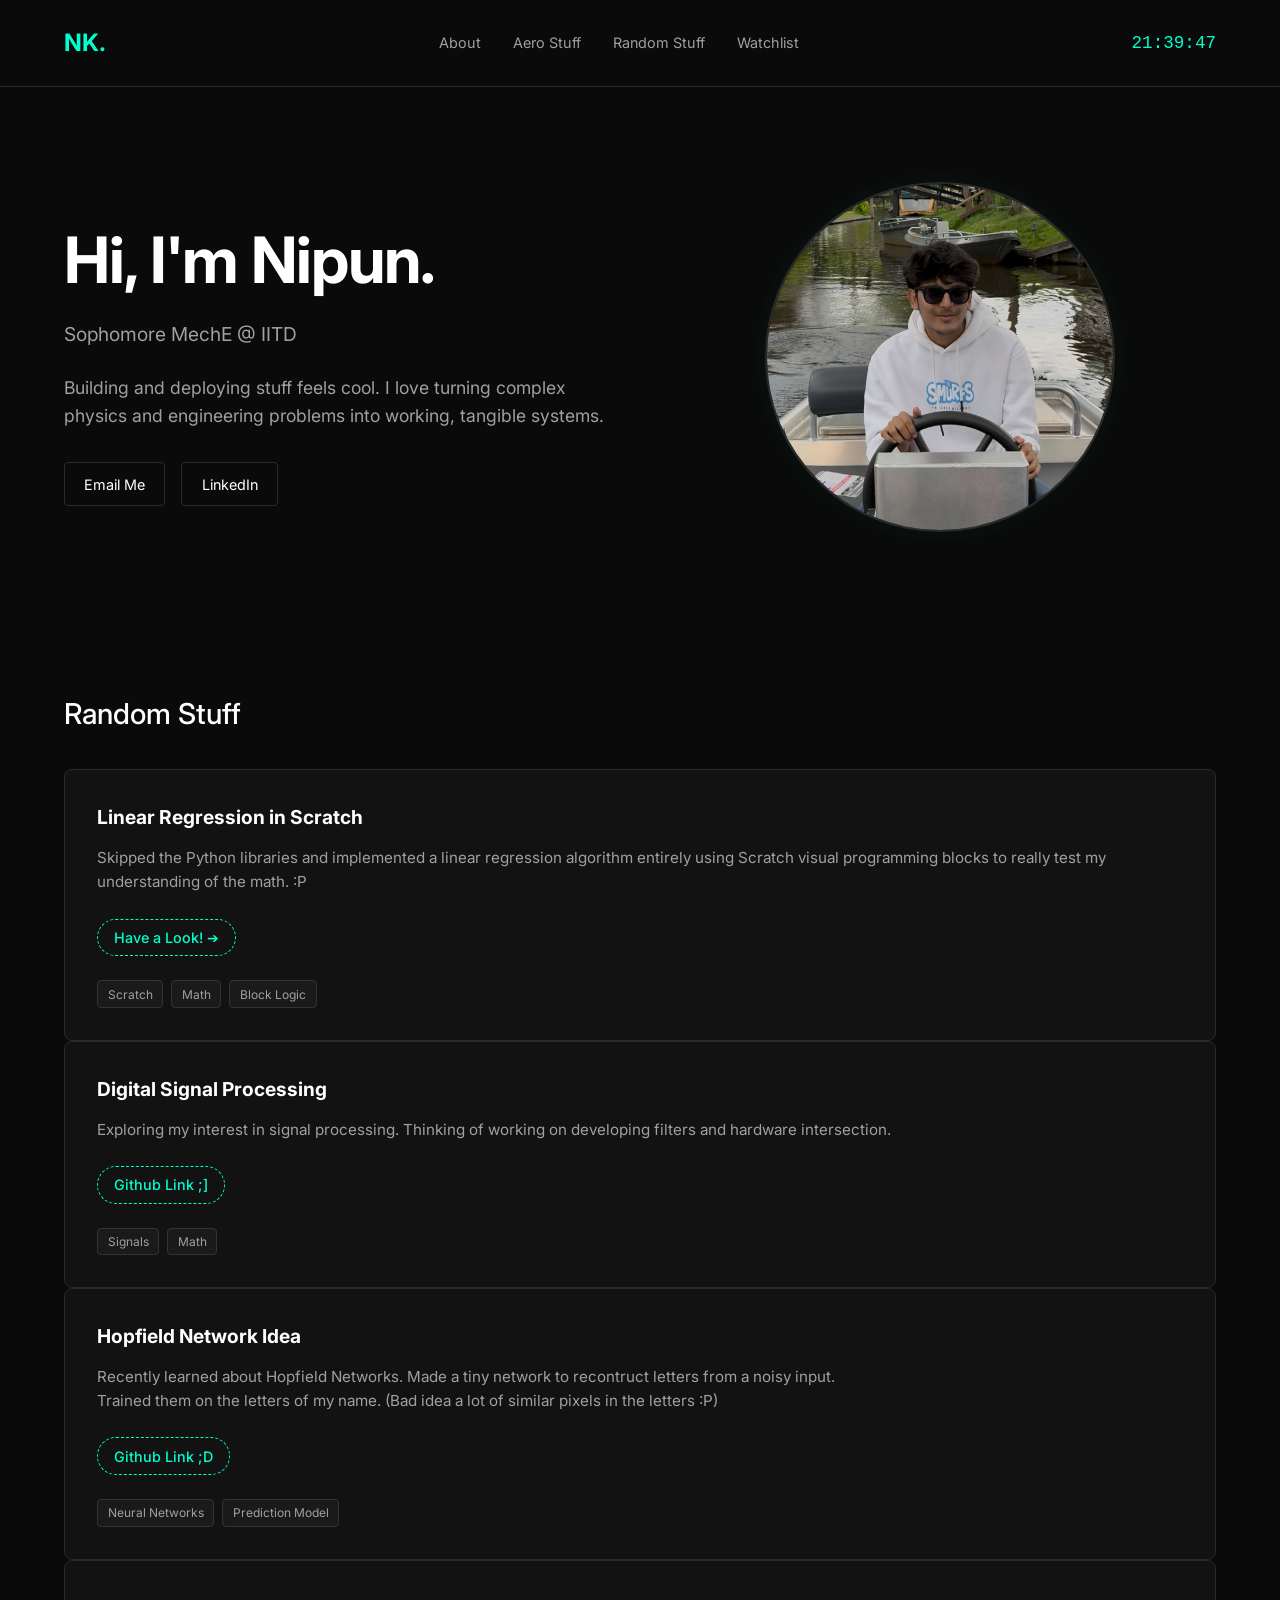
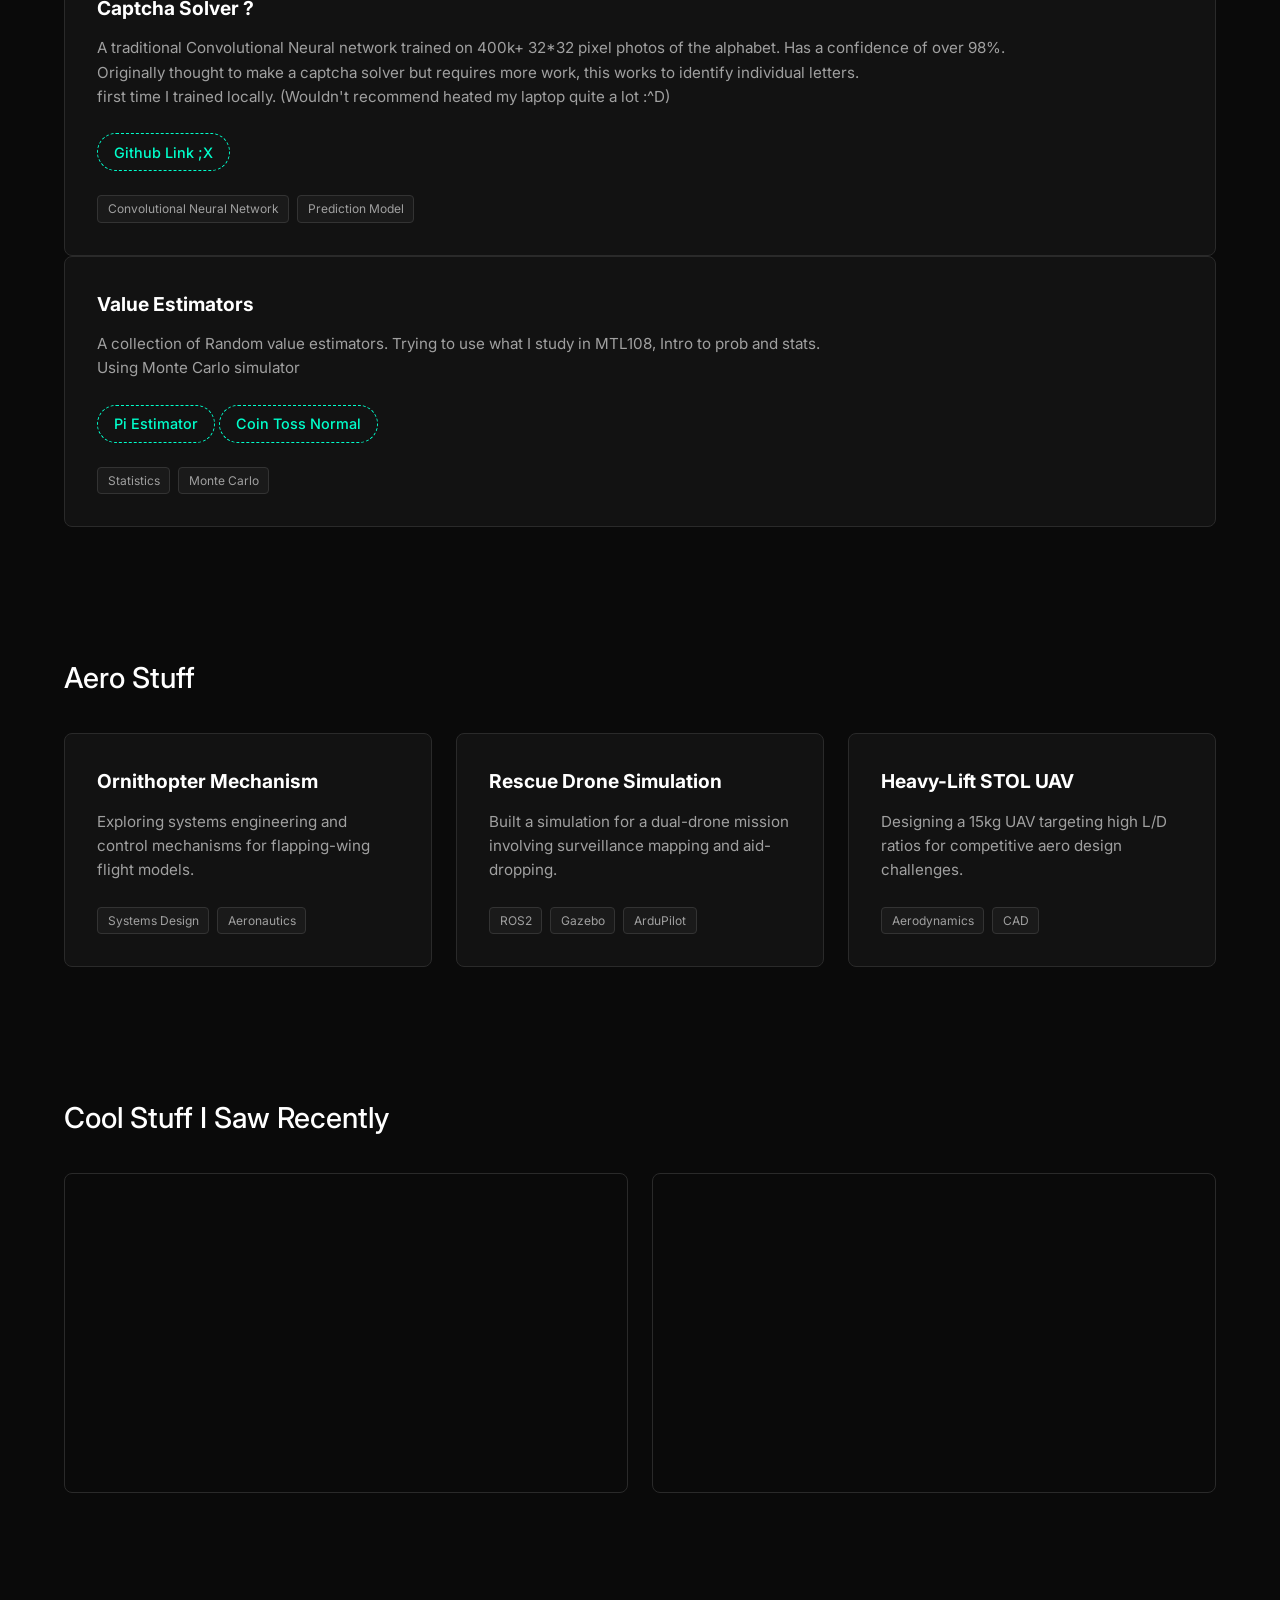
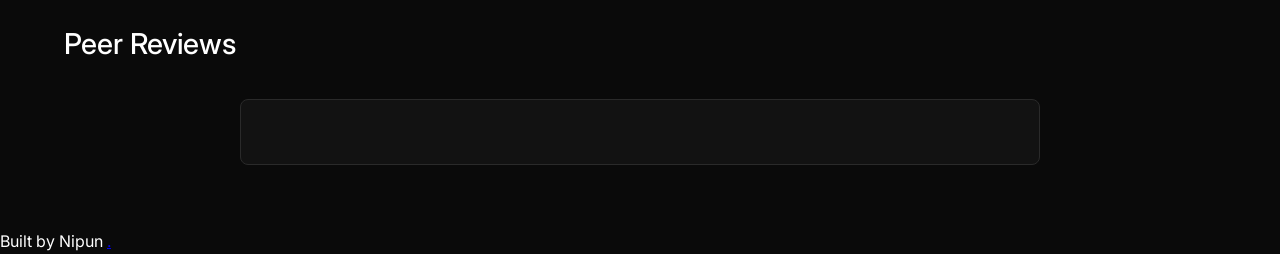
<file: index.html>
<!DOCTYPE html>
<html lang="en">
<head>
    <meta charset="UTF-8">
    <meta name="viewport" content="width=device-width, initial-scale=1.0">
    <title>Nipun Kapoor | Portfolio</title>
    <link rel="icon" type="image/png" href="favicon.png">
    <link rel="stylesheet" href="style.css">
    <link href="https://fonts.googleapis.com/css2?family=Inter:wght@300;400;500;700&display=swap" rel="stylesheet">
</head>
<body>
    <nav>
        <div class="logo">NK.</div>
        <ul class="nav-links">
            <li><a href="#about">About</a></li>
            <li><a href="#aero-stuff">Aero Stuff</a></li>
            <li><a href="#random-stuff">Random Stuff</a></li>
            <li><a href="#recently-watched">Watchlist</a></li>
        </ul>
        <div class="nav-right">
            <div id="live-clock" class="clock">00:00:00</div>
        </div>
    </nav>

    <section id="about" class="hero">
        <div class="hero-content">
            <h1>Hi, I'm Nipun.</h1>
            <h2>Sophomore MechE @ IITD</h2>
            <p>Building and deploying stuff feels cool. I love turning complex physics and engineering problems into working, tangible systems.</p>
            
            <div class="contact-links">
                <a href="mailto:nipun2006kapoor@gmail.com" class="btn">Email Me</a>
                <a href="https://linkedin.com/in/nipun-kapoor1" target="_blank" class="btn">LinkedIn</a>
            </div>
        </div>
        
        <div class="hero-image">
            <img src="profile.jpg" alt="Nipun Kapoor">
        </div>
    </section>

    <section id="random-stuff" class="widgets-section">
        <h2 class="section-title">Random Stuff</h2>
        <div class="widget-card">
            <h3>Linear Regression in Scratch</h3>
            <p>Skipped the Python libraries and implemented a linear regression algorithm entirely using Scratch visual programming blocks to really test my understanding of the math. :P</p>
            
            <a href="https://scratch.mit.edu/projects/1281831607/" target="_blank" class="quirky-link">Have a Look! ➔</a>
            
            <div class="tags"><span>Scratch</span><span>Math</span><span>Block Logic</span></div>
        </div>
        <div class="widget-card">
            <h3>Digital Signal Processing</h3>
            <p>Exploring my interest in signal processing. Thinking of working on developing filters and hardware intersection.</p>
            
            <a href="https://github.com/Nipun2006/Digital-Signal-Processing/tree/main" target="_blank" class="quirky-link">Github Link ;]</a>
            
            <div class="tags"><span>Signals</span><span>Math</span></div>
        </div>
        <div class="widget-card">
            <h3>Hopfield Network Idea</h3>
            <p>Recently learned about Hopfield Networks. Made a tiny network to recontruct letters from a noisy input.<br> 
                Trained them on the letters of my name. (Bad idea a lot of similar pixels in the letters :P)</p>
            
            <a href="https://github.com/Nipun2006/Hopfield-Network" target="_blank" class="quirky-link">Github Link ;D</a>
            
            <div class="tags"><span>Neural Networks</span><span>Prediction Model</span></div>
        </div>
        <div class="widget-card">
            <h3>Captcha Solver ? </h3>
            <p>A traditional Convolutional Neural network trained on 400k+ 32*32 pixel photos of the alphabet. Has a confidence of over 98%. <br>
            Originally thought to make a captcha solver but requires more work, this works to identify individual letters.<br>
            first time I trained locally. (Wouldn't recommend heated my laptop quite a lot :^D)</p>
            
            <a href="https://github.com/Nipun2006/Captcha-Solver" target="_blank" class="quirky-link">Github Link ;X</a>
            
            <div class="tags"><span>Convolutional Neural Network</span><span>Prediction Model</span></div>
        </div>
        <div class="widget-card">
            <h3>Value Estimators </h3>
            <p>A collection of Random value estimators. Trying to use what I study in MTL108, Intro to prob and stats.<br>
            Using Monte Carlo simulator</p>
            
            <a href="https://github.com/Nipun2006/pi_estimator" target="_blank" class="quirky-link">Pi Estimator</a>
            <a href="https://github.com/Nipun2006/Normal_distribution" target="_blank" class="quirky-link">Coin Toss Normal</a>
            <div class="tags"><span>Statistics</span><span>Monte Carlo</span></div>
        </div>

    </section>

    <section id="aero-stuff" class="widgets-section">
        <h2 class="section-title">Aero Stuff</h2>
        <div class="widget-grid">
            <div class="widget-card">
                <h3>Ornithopter Mechanism</h3>
                <p>Exploring systems engineering and control mechanisms for flapping-wing flight models.</p>
                <div class="tags"><span>Systems Design</span><span>Aeronautics</span></div>
            </div>
            <div class="widget-card">
                <h3>Rescue Drone Simulation</h3>
                <p>Built a simulation for a dual-drone mission involving surveillance mapping and aid-dropping.</p>
                <div class="tags"><span>ROS2</span><span>Gazebo</span><span>ArduPilot</span></div>
            </div>
            <div class="widget-card">
                <h3>Heavy-Lift STOL UAV</h3>
                <p>Designing a 15kg UAV targeting high L/D ratios for competitive aero design challenges.</p>
                <div class="tags"><span>Aerodynamics</span><span>CAD</span></div>
            </div>
        </div>
    </section>

    

    <section id="recently-watched" class="widgets-section">
        <h2 class="section-title">Cool Stuff I Saw Recently</h2>
        <div class="video-grid">
            <div class="video-wrapper">
                <iframe width="560" height="315" src="https://www.youtube.com/embed/5COUxxTRcL0?si=Nry7li9MjyvG1zHB" title="YouTube video player" frameborder="0" allow="accelerometer; autoplay; clipboard-write; encrypted-media; gyroscope; picture-in-picture; web-share" referrerpolicy="strict-origin-when-cross-origin" allowfullscreen></iframe>
            </div>
            <div class="video-wrapper">
                <iframe width="560" height="315" src="https://www.youtube.com/embed/lrhZLIhEELY?si=pnn0XqJ1zFQ7SuDj" title="YouTube video player" frameborder="0" allow="accelerometer; autoplay; clipboard-write; encrypted-media; gyroscope; picture-in-picture; web-share" referrerpolicy="strict-origin-when-cross-origin" allowfullscreen></iframe>
            </div>
        </div>
    </section>
    <section id="reviews" class="widgets-section">
        <h2 class="section-title">Peer Reviews</h2>
        <div class="giscus-wrapper" style="max-width: 800px; margin: 0 auto; background: var(--card-bg); padding: 2rem; border-radius: 8px; border: 1px solid var(--card-border);">
            <script src="https://giscus.app/client.js"
            data-repo="Nipun2006/Nipun2006.github.io"
            data-repo-id="R_kgDORVaBSw"
            data-category="General"
            data-category-id="DIC_kwDORVaBS84C3Inv"
            data-mapping="url"
            data-strict="0"
            data-reactions-enabled="1"
            data-emit-metadata="0"
            data-input-position="bottom"
            data-theme="dark"
            data-lang="en"
            crossorigin="anonymous"
            async>
            </script>    
        </div>
    </section>
    <footer class="site-footer">
        <p>Built by Nipun <a href="stark.html" id="secret-trigger" title="Override">.</a></p>
    </footer>
    <script src="script.js"></script>
    
</body>
</html>
</file>
<file: style.css>
:root {
    --bg-color: #0a0a0a;
    --text-primary: #ffffff;
    --text-secondary: #a0a0a0;
    --accent-color: #00ffcc;
    --card-bg: #121212;
    --card-border: #2a2a2a;
}

* {
    margin: 0;
    padding: 0;
    box-sizing: border-box;
    font-family: 'Inter', sans-serif;
}

body {
    background-color: var(--bg-color);
    color: var(--text-primary);
    line-height: 1.6;
    overflow-x: hidden;
}

/* Navigation */
nav {
    display: flex;
    justify-content: space-between;
    align-items: center;
    padding: 1.5rem 5%;
    background: rgba(10, 10, 10, 0.9);
    position: sticky;
    top: 0;
    z-index: 100;
    border-bottom: 1px solid var(--card-border);
}

.logo {
    font-size: 1.5rem;
    font-weight: 700;
    color: #00ffcc;
}

.nav-links {
    list-style: none;
    display: flex;
    gap: 2rem;
}

.nav-links a {
    color: var(--text-secondary);
    text-decoration: none;
    font-size: 0.9rem;
    transition: color 0.2s;
}

.nav-links a:hover {
    color: var(--accent-color);
}

.clock {
    font-family: monospace;
    font-size: 1.1rem;
    color: var(--accent-color);
}

/* Hero Section */

.hero {
    min-height: 60vh;
    display: flex;
    align-items: center;
    justify-content: space-between; /* Pushes text left, image right */
    padding: 4rem 5%;
    gap: 3rem; /* Space between text and image */
    flex-wrap: wrap-reverse; /* Ensures text goes under image on very small mobile screens */
}

.hero-content {
    flex: 1; /* Takes up left side */
    min-width: 300px;
}

.hero-content h1 {
    font-size: 4rem;
    letter-spacing: -1px;
    margin-bottom: 0.5rem;
}

.hero-content h2 {
    font-size: 1.2rem;
    color: var(--text-secondary);
    font-weight: 400;
    margin-bottom: 1.5rem;
}

.hero-content p {
    color: var(--text-secondary);
    max-width: 600px;
    font-size: 1.1rem;
    margin-bottom: 2rem;
}

.contact-links {
    display: flex;
    gap: 1rem;
}

.btn {
    padding: 0.6rem 1.2rem;
    border: 1px solid var(--card-border);
    color: var(--text-primary);
    text-decoration: none;
    border-radius: 4px;
    font-size: 0.9rem;
    transition: all 0.2s;
}

.btn:hover {
    border-color: var(--accent-color);
    color: var(--accent-color);
}

/* New Hero Image Styles */
.hero-image {
    flex: 1;
    display: flex;
    justify-content: center;
    align-items: center;
    min-width: 300px;
}

.hero-image img {
    max-width: 350px; /* Controls how big the image gets */
    width: 100%;
    aspect-ratio: 1 / 1; /* Forces a perfect square so border-radius makes a perfect circle */
    object-fit: cover; /* Prevents the image from stretching */
    border-radius: 50%;
    border: 2px solid var(--card-border);
    box-shadow: 0 0 30px rgba(0, 255, 204, 0.05); /* Very subtle accent-color glow */
    transition: border-color 0.3s ease;
}

.hero-image img:hover {
    border-color: var(--accent-color);
}
/* Sections */
.widgets-section {
    padding: 4rem 5%;
}

.section-title {
    font-size: 1.8rem;
    margin-bottom: 2rem;
    color: var(--text-primary);
    font-weight: 500;
}

.widget-grid {
    display: grid;
    grid-template-columns: repeat(auto-fit, minmax(300px, 1fr));
    gap: 1.5rem;
}

.widget-card {
    background: var(--card-bg);
    border: 1px solid var(--card-border);
    border-radius: 8px;
    padding: 2rem;
    transition: border-color 0.2s;
}

.widget-card:hover {
    border-color: var(--accent-color);
}

.widget-card h3 {
    font-size: 1.2rem;
    margin-bottom: 0.8rem;
}

.widget-card p {
    color: var(--text-secondary);
    font-size: 0.95rem;
    margin-bottom: 1.5rem;
}

.tags {
    display: flex;
    gap: 0.5rem;
    flex-wrap: wrap;
}

.tags span {
    background: #1a1a1a;
    color: var(--text-secondary);
    padding: 0.2rem 0.6rem;
    border-radius: 4px;
    font-size: 0.75rem;
    border: 1px solid #333;
}

/* Video Grid */
.video-grid {
    display: grid;
    grid-template-columns: repeat(auto-fit, minmax(400px, 1fr));
    gap: 1.5rem;
}

.video-wrapper {
    position: relative;
    padding-bottom: 56.25%; /* 16:9 Aspect Ratio */
    height: 0;
    overflow: hidden;
    border-radius: 8px;
    border: 1px solid var(--card-border);
}

.video-wrapper iframe {
    position: absolute;
    top: 0;
    left: 0;
    width: 100%;
    height: 100%;
}

/* Quirky Project Links */
.quirky-link {
    display: inline-block;
    margin-bottom: 1.5rem; /* Pushes the tags down so it doesn't look crowded */
    padding: 0.4rem 1rem;
    color: var(--accent-color);
    text-decoration: none;
    font-size: 0.9rem;
    font-weight: 500;
    border: 1px dashed var(--accent-color); /* Dashed border for that quirky/draft feel */
    border-radius: 20px;
    transition: all 0.2s ease;
}

.quirky-link:hover {
    background: rgba(0, 255, 204, 0.1);
    transform: translateY(-3px) rotate(-3deg); /* Gives it a cheeky little tilt and lift */
    box-shadow: 3px 3px 0px var(--accent-color); /* Hard shadow for a retro-tech vibe */
}
</file>
